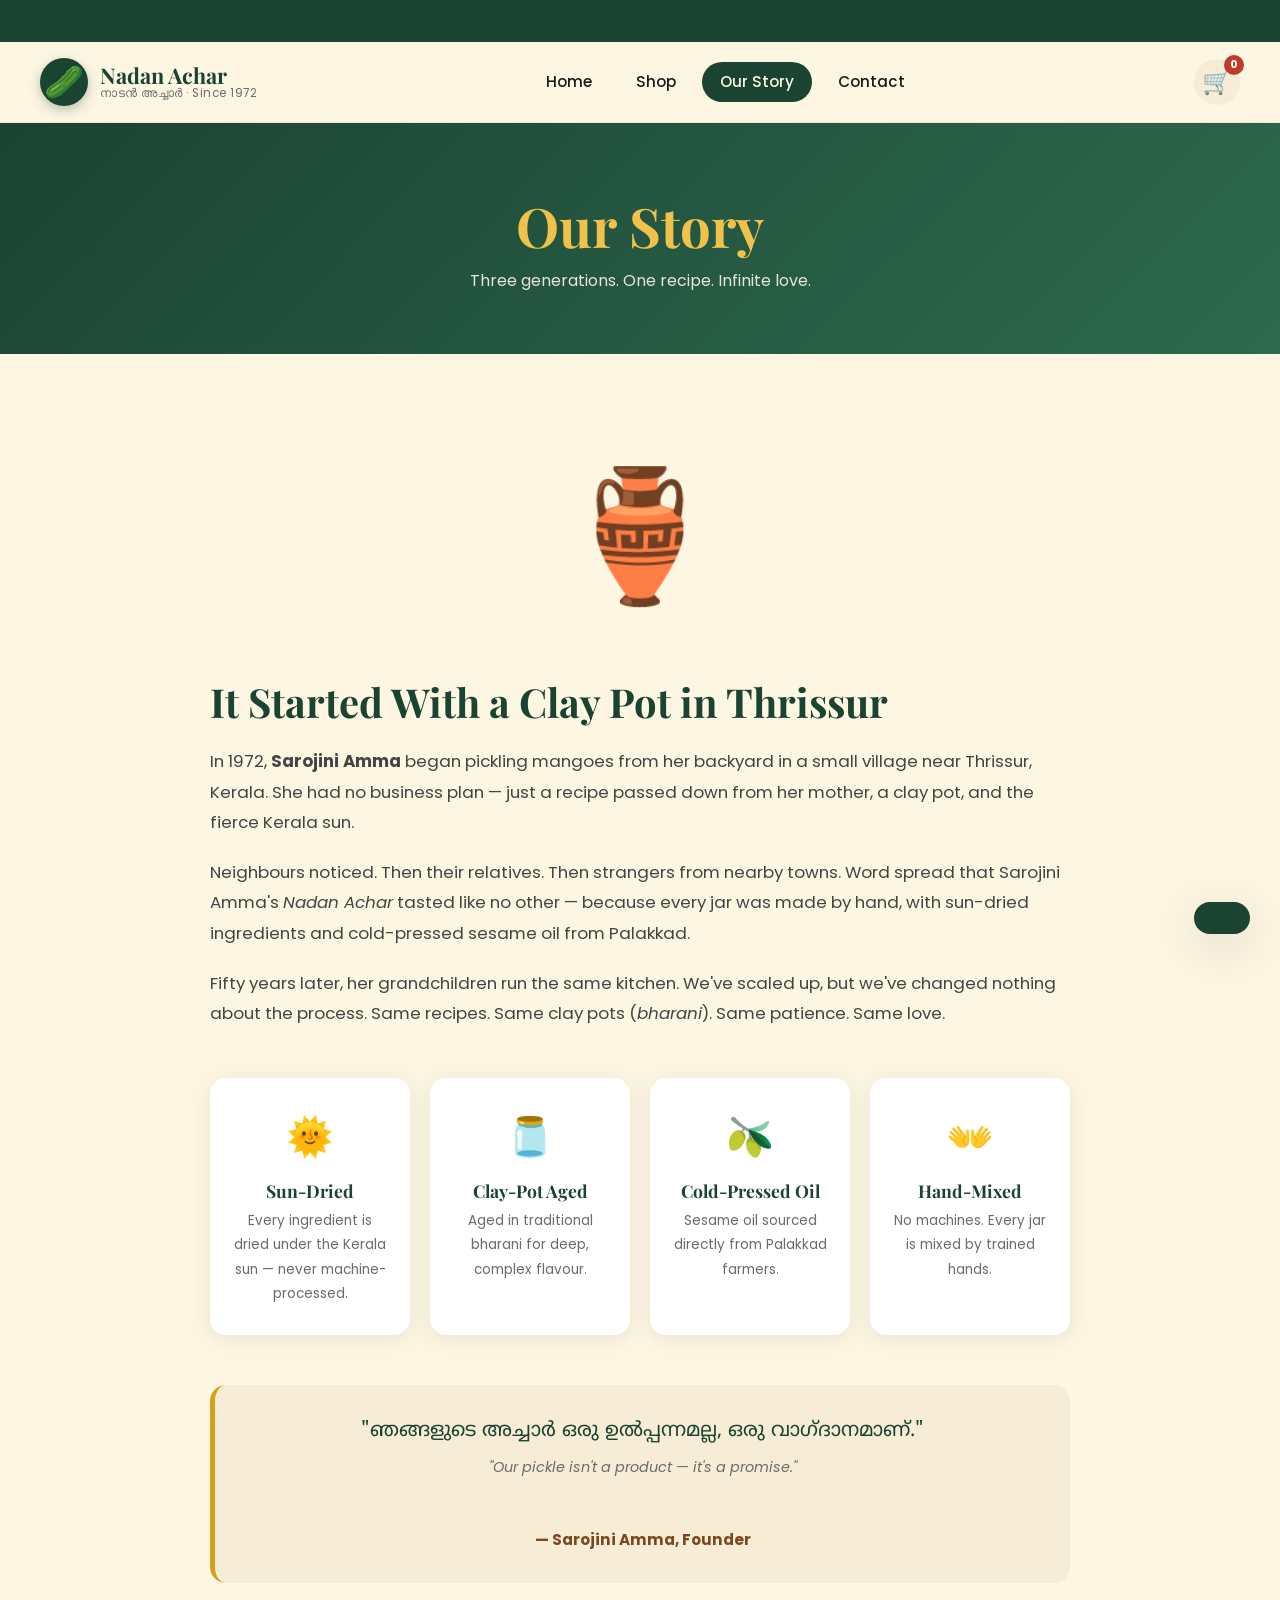
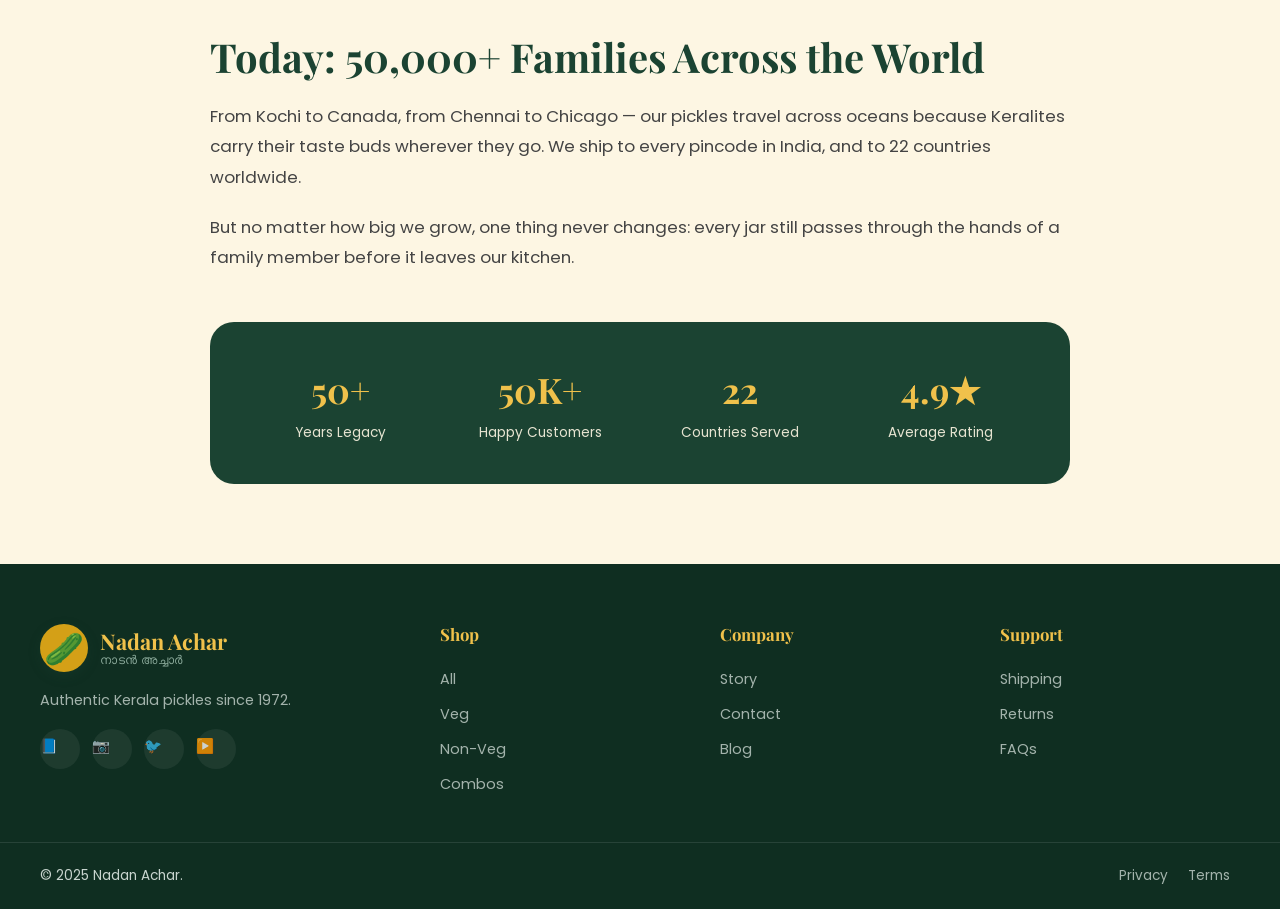
<file: about.html>
<!DOCTYPE html>
<html lang="en">
<head>
<meta charset="UTF-8">
<meta name="viewport" content="width=device-width, initial-scale=1.0">
<title>Our Story · Nadan Achar</title>
<link href="https://fonts.googleapis.com/css2?family=Playfair+Display:ital,wght@0,500;0,700;1,500&family=Poppins:wght@300;400;500;600;700&family=Noto+Sans+Malayalam:wght@400;600&display=swap" rel="stylesheet">
<link rel="stylesheet" href="style.css">
</head>
<body>

<div class="topbar"><div class="topbar-track"><span>🚚 FREE SHIPPING above ₹599</span><span>🎁 Code NADAN10 for 10% off</span></div></div>

<header class="header" id="header">
  <div class="container header-inner">
    <a href="index.html" class="logo"><span class="logo-mark">🥒</span><span class="logo-text"><strong>Nadan Achar</strong><small>നാടൻ അച്ചാർ · Since 1972</small></span></a>
    <nav class="nav" id="nav">
      <a href="index.html">Home</a><a href="shop.html">Shop</a><a href="about.html" class="active">Our Story</a><a href="contact.html">Contact</a>
    </nav>
    <div class="header-actions">
      <a href="cart.html" class="cart-icon">🛒 <span class="cart-count" id="cartCount">0</span></a>
      <button class="hamburger" id="hamburger"><span></span><span></span><span></span></button>
    </div>
  </div>
</header>

<section class="page-header">
  <div class="container">
    <h1>Our Story</h1>
    <p>Three generations. One recipe. Infinite love.</p>
  </div>
</section>

<section class="section">
  <div class="container about-content">
    <div class="about-hero-img">🏺</div>
    <h2>It Started With a Clay Pot in Thrissur</h2>
    <p>In 1972, <strong>Sarojini Amma</strong> began pickling mangoes from her backyard in a small village near Thrissur, Kerala. She had no business plan — just a recipe passed down from her mother, a clay pot, and the fierce Kerala sun.</p>
    <p>Neighbours noticed. Then their relatives. Then strangers from nearby towns. Word spread that Sarojini Amma's <em>Nadan Achar</em> tasted like no other — because every jar was made by hand, with sun-dried ingredients and cold-pressed sesame oil from Palakkad.</p>
    <p>Fifty years later, her grandchildren run the same kitchen. We've scaled up, but we've changed nothing about the process. Same recipes. Same clay pots (<em>bharani</em>). Same patience. Same love.</p>

    <div class="about-values">
      <div class="value-card">
        <span>🌞</span>
        <h3>Sun-Dried</h3>
        <p>Every ingredient is dried under the Kerala sun — never machine-processed.</p>
      </div>
      <div class="value-card">
        <span>🫙</span>
        <h3>Clay-Pot Aged</h3>
        <p>Aged in traditional bharani for deep, complex flavour.</p>
      </div>
      <div class="value-card">
        <span>🫒</span>
        <h3>Cold-Pressed Oil</h3>
        <p>Sesame oil sourced directly from Palakkad farmers.</p>
      </div>
      <div class="value-card">
        <span>👐</span>
        <h3>Hand-Mixed</h3>
        <p>No machines. Every jar is mixed by trained hands.</p>
      </div>
    </div>

    <blockquote class="about-quote">"ഞങ്ങളുടെ അച്ചാർ ഒരു ഉൽപ്പന്നമല്ല, ഒരു വാഗ്ദാനമാണ്."<br><small>"Our pickle isn't a product — it's a promise."</small><br><strong>— Sarojini Amma, Founder</strong></blockquote>

    <h2>Today: 50,000+ Families Across the World</h2>
    <p>From Kochi to Canada, from Chennai to Chicago — our pickles travel across oceans because Keralites carry their taste buds wherever they go. We ship to every pincode in India, and to 22 countries worldwide.</p>
    <p>But no matter how big we grow, one thing never changes: every jar still passes through the hands of a family member before it leaves our kitchen.</p>

    <div class="about-stats">
      <div><strong>50+</strong><span>Years Legacy</span></div>
      <div><strong>50K+</strong><span>Happy Customers</span></div>
      <div><strong>22</strong><span>Countries Served</span></div>
      <div><strong>4.9★</strong><span>Average Rating</span></div>
    </div>
  </div>
</section>

<footer class="footer">
  <div class="container footer-grid">
    <div><div class="logo"><span class="logo-mark">🥒</span><span class="logo-text"><strong>Nadan Achar</strong><small>നാടൻ അച്ചാർ</small></span></div><p class="footer-about">Authentic Kerala pickles since 1972.</p><div class="socials"><a href="#">📘</a><a href="#">📷</a><a href="#">🐦</a><a href="#">▶️</a></div></div>
    <div><h4>Shop</h4><a href="shop.html">All</a><a href="shop.html?cat=veg">Veg</a><a href="shop.html?cat=nonveg">Non-Veg</a><a href="shop.html?cat=combo">Combos</a></div>
    <div><h4>Company</h4><a href="about.html">Story</a><a href="contact.html">Contact</a><a href="#">Blog</a></div>
    <div><h4>Support</h4><a href="#">Shipping</a><a href="#">Returns</a><a href="#">FAQs</a></div>
  </div>
  <div class="footer-bottom"><div class="container"><p>© 2025 Nadan Achar.</p><div><a href="#">Privacy</a><a href="#">Terms</a></div></div></div>
</footer>

<div class="toast" id="toast"></div>
<script src="script.js"></script>
</body>
</html>
</file>
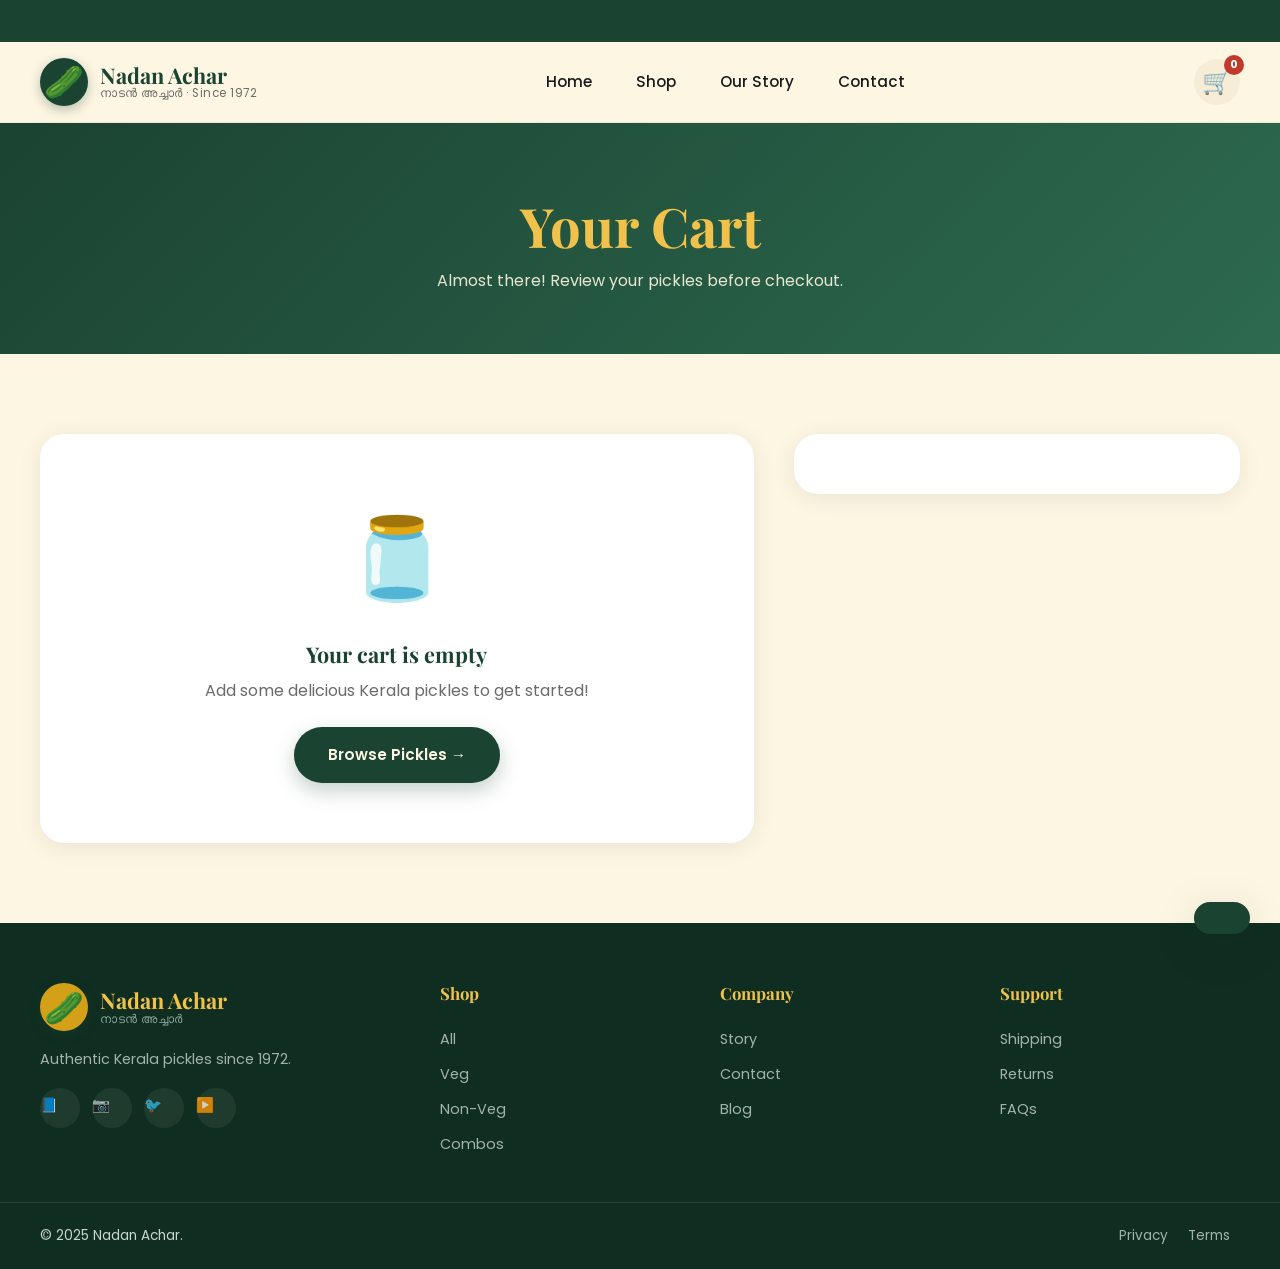
<file: cart.html>
<!DOCTYPE html>
<html lang="en">
<head>
<meta charset="UTF-8">
<meta name="viewport" content="width=device-width, initial-scale=1.0">
<title>Your Cart · Nadan Achar</title>
<link href="https://fonts.googleapis.com/css2?family=Playfair+Display:ital,wght@0,500;0,700;1,500&family=Poppins:wght@300;400;500;600;700&family=Noto+Sans+Malayalam:wght@400;600&display=swap" rel="stylesheet">
<link rel="stylesheet" href="style.css">
</head>
<body>

<div class="topbar"><div class="topbar-track"><span>🚚 FREE SHIPPING above ₹599</span><span>🎁 Code NADAN10 for 10% off</span></div></div>

<header class="header" id="header">
  <div class="container header-inner">
    <a href="index.html" class="logo"><span class="logo-mark">🥒</span><span class="logo-text"><strong>Nadan Achar</strong><small>നാടൻ അച്ചാർ · Since 1972</small></span></a>
    <nav class="nav" id="nav">
      <a href="index.html">Home</a><a href="shop.html">Shop</a><a href="about.html">Our Story</a><a href="contact.html">Contact</a>
    </nav>
    <div class="header-actions">
      <a href="cart.html" class="cart-icon">🛒 <span class="cart-count" id="cartCount">0</span></a>
      <button class="hamburger" id="hamburger"><span></span><span></span><span></span></button>
    </div>
  </div>
</header>

<section class="page-header">
  <div class="container">
    <h1>Your Cart</h1>
    <p>Almost there! Review your pickles before checkout.</p>
  </div>
</section>

<section class="section">
  <div class="container cart-layout">
    <div class="cart-items" id="cartItems"></div>
    <aside class="cart-summary" id="cartSummary"></aside>
  </div>
</section>

<footer class="footer">
  <div class="container footer-grid">
    <div><div class="logo"><span class="logo-mark">🥒</span><span class="logo-text"><strong>Nadan Achar</strong><small>നാടൻ അച്ചാർ</small></span></div><p class="footer-about">Authentic Kerala pickles since 1972.</p><div class="socials"><a href="#">📘</a><a href="#">📷</a><a href="#">🐦</a><a href="#">▶️</a></div></div>
    <div><h4>Shop</h4><a href="shop.html">All</a><a href="shop.html?cat=veg">Veg</a><a href="shop.html?cat=nonveg">Non-Veg</a><a href="shop.html?cat=combo">Combos</a></div>
    <div><h4>Company</h4><a href="about.html">Story</a><a href="contact.html">Contact</a><a href="#">Blog</a></div>
    <div><h4>Support</h4><a href="#">Shipping</a><a href="#">Returns</a><a href="#">FAQs</a></div>
  </div>
  <div class="footer-bottom"><div class="container"><p>© 2025 Nadan Achar.</p><div><a href="#">Privacy</a><a href="#">Terms</a></div></div></div>
</footer>

<div class="toast" id="toast"></div>
<script src="script.js"></script>
</body>
</html>
</file>
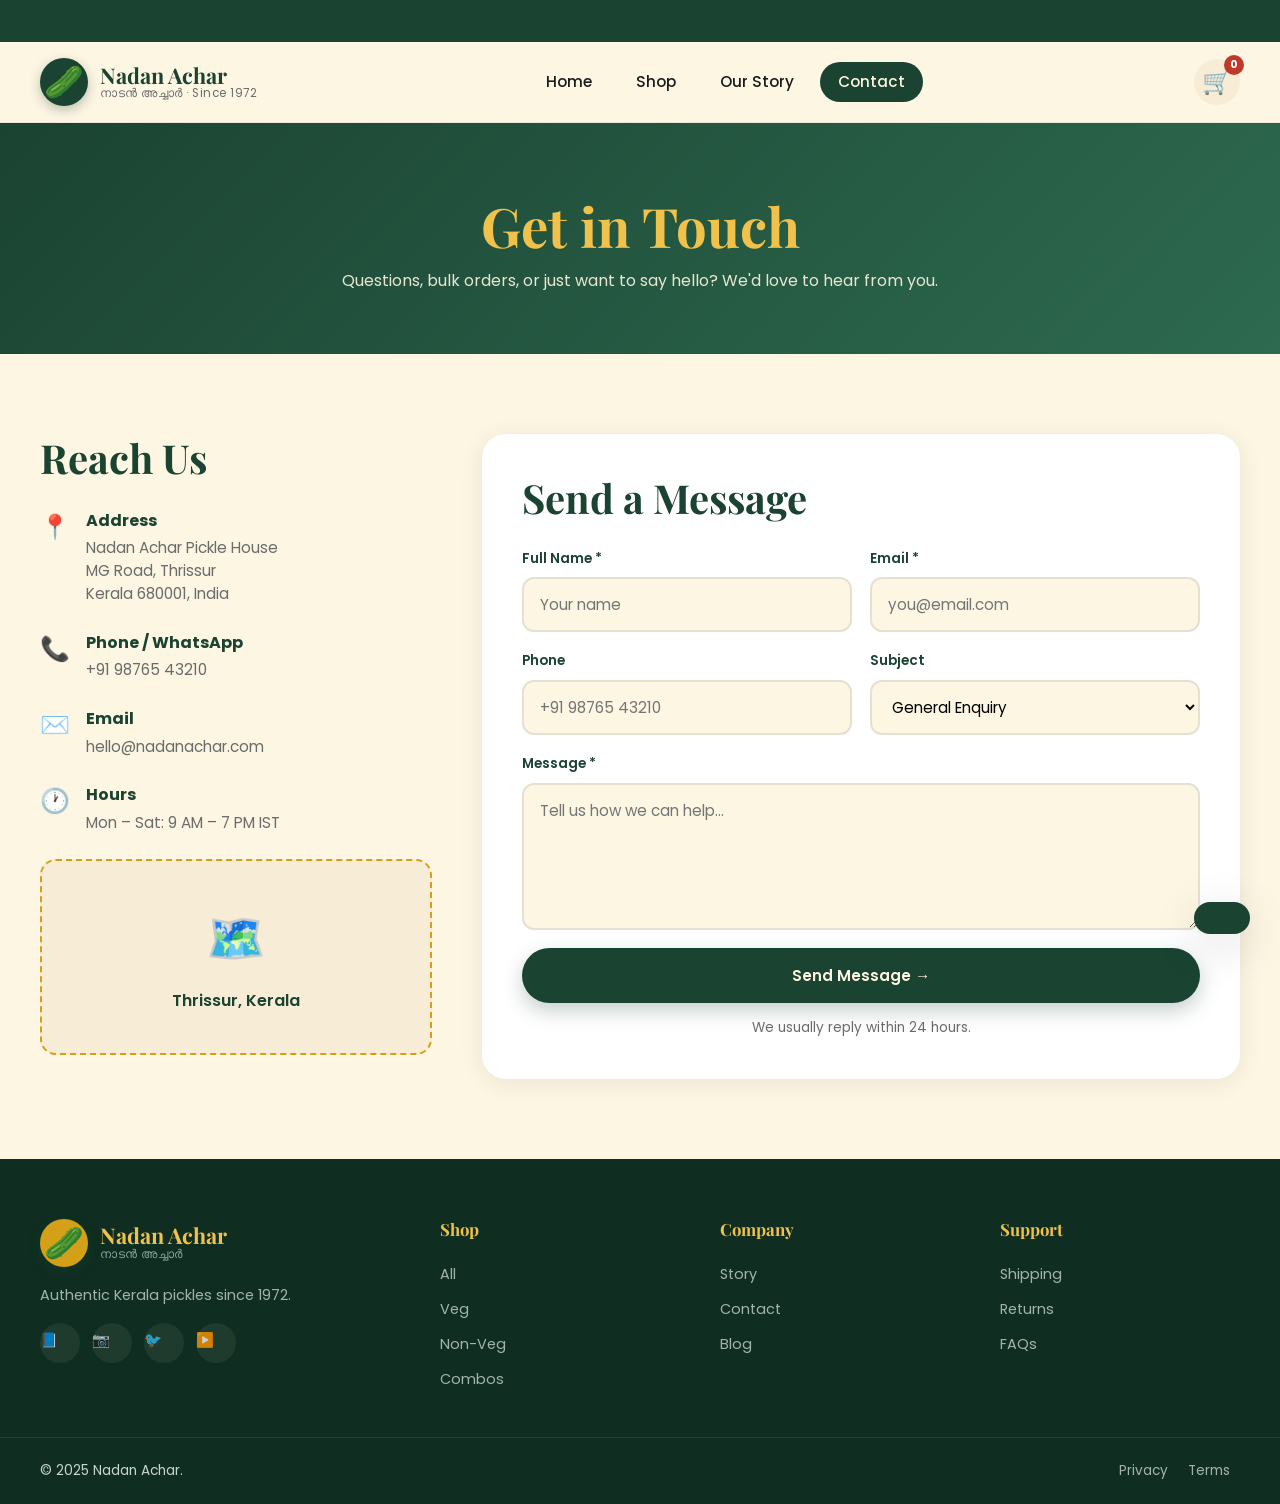
<file: contact.html>
<!DOCTYPE html>
<html lang="en">
<head>
<meta charset="UTF-8">
<meta name="viewport" content="width=device-width, initial-scale=1.0">
<title>Contact Us · Nadan Achar</title>
<link href="https://fonts.googleapis.com/css2?family=Playfair+Display:ital,wght@0,500;0,700;1,500&family=Poppins:wght@300;400;500;600;700&family=Noto+Sans+Malayalam:wght@400;600&display=swap" rel="stylesheet">
<link rel="stylesheet" href="style.css">
</head>
<body>

<div class="topbar"><div class="topbar-track"><span>🚚 FREE SHIPPING above ₹599</span><span>🎁 Code NADAN10 for 10% off</span></div></div>

<header class="header" id="header">
  <div class="container header-inner">
    <a href="index.html" class="logo"><span class="logo-mark">🥒</span><span class="logo-text"><strong>Nadan Achar</strong><small>നാടൻ അച്ചാർ · Since 1972</small></span></a>
    <nav class="nav" id="nav">
      <a href="index.html">Home</a><a href="shop.html">Shop</a><a href="about.html">Our Story</a><a href="contact.html" class="active">Contact</a>
    </nav>
    <div class="header-actions">
      <a href="cart.html" class="cart-icon">🛒 <span class="cart-count" id="cartCount">0</span></a>
      <button class="hamburger" id="hamburger"><span></span><span></span><span></span></button>
    </div>
  </div>
</header>

<section class="page-header">
  <div class="container">
    <h1>Get in Touch</h1>
    <p>Questions, bulk orders, or just want to say hello? We'd love to hear from you.</p>
  </div>
</section>

<section class="section">
  <div class="container contact-layout">
    <div class="contact-info">
      <h2>Reach Us</h2>
      <div class="info-item">
        <span>📍</span>
        <div><strong>Address</strong><p>Nadan Achar Pickle House<br>MG Road, Thrissur<br>Kerala 680001, India</p></div>
      </div>
      <div class="info-item">
        <span>📞</span>
        <div><strong>Phone / WhatsApp</strong><p>+91 98765 43210</p></div>
      </div>
      <div class="info-item">
        <span>✉️</span>
        <div><strong>Email</strong><p>hello@nadanachar.com</p></div>
      </div>
      <div class="info-item">
        <span>🕐</span>
        <div><strong>Hours</strong><p>Mon – Sat: 9 AM – 7 PM IST</p></div>
      </div>
      <div class="map-placeholder">🗺️ <span>Thrissur, Kerala</span></div>
    </div>

    <form class="contact-form" onsubmit="handleContact(event)">
      <h2>Send a Message</h2>
      <div class="form-row">
        <div class="form-group">
          <label>Full Name *</label>
          <input type="text" required placeholder="Your name">
        </div>
        <div class="form-group">
          <label>Email *</label>
          <input type="email" required placeholder="you@email.com">
        </div>
      </div>
      <div class="form-row">
        <div class="form-group">
          <label>Phone</label>
          <input type="tel" placeholder="+91 98765 43210">
        </div>
        <div class="form-group">
          <label>Subject</label>
          <select>
            <option>General Enquiry</option>
            <option>Bulk / Wholesale Order</option>
            <option>Order Support</option>
            <option>Feedback</option>
          </select>
        </div>
      </div>
      <div class="form-group">
        <label>Message *</label>
        <textarea rows="5" required placeholder="Tell us how we can help..."></textarea>
      </div>
      <button type="submit" class="btn btn-primary btn-full">Send Message →</button>
      <p class="form-note">We usually reply within 24 hours.</p>
    </form>
  </div>
</section>

<footer class="footer">
  <div class="container footer-grid">
    <div><div class="logo"><span class="logo-mark">🥒</span><span class="logo-text"><strong>Nadan Achar</strong><small>നാടൻ അച്ചാർ</small></span></div><p class="footer-about">Authentic Kerala pickles since 1972.</p><div class="socials"><a href="#">📘</a><a href="#">📷</a><a href="#">🐦</a><a href="#">▶️</a></div></div>
    <div><h4>Shop</h4><a href="shop.html">All</a><a href="shop.html?cat=veg">Veg</a><a href="shop.html?cat=nonveg">Non-Veg</a><a href="shop.html?cat=combo">Combos</a></div>
    <div><h4>Company</h4><a href="about.html">Story</a><a href="contact.html">Contact</a><a href="#">Blog</a></div>
    <div><h4>Support</h4><a href="#">Shipping</a><a href="#">Returns</a><a href="#">FAQs</a></div>
  </div>
  <div class="footer-bottom"><div class="container"><p>© 2025 Nadan Achar.</p><div><a href="#">Privacy</a><a href="#">Terms</a></div></div></div>
</footer>

<div class="toast" id="toast"></div>
<script src="script.js"></script>
</body>
</html>
</file>
<file: style.css>
/* ===== RESET & BASE ===== */
*, *::before, *::after { margin: 0; padding: 0; box-sizing: border-box; }

:root {
  --green: #1b4332;
  --green-2: #2d6a4f;
  --green-3: #40916c;
  --gold: #d4a017;
  --gold-light: #f0c14b;
  --cream: #fdf6e3;
  --cream-2: #f7edd6;
  --brown: #7a4a1e;
  --red: #c0392b;
  --dark: #1a1a1a;
  --gray: #6b6b6b;
  --white: #ffffff;
  --shadow: 0 4px 24px rgba(0,0,0,0.08);
  --shadow-lg: 0 12px 48px rgba(0,0,0,0.14);
  --radius: 16px;
  --radius-lg: 24px;
}

html { scroll-behavior: smooth; }

body {
  font-family: 'Poppins', sans-serif;
  color: var(--dark);
  background: var(--cream);
  line-height: 1.6;
  overflow-x: hidden;
}

h1, h2, h3, h4 { font-family: 'Playfair Display', serif; font-weight: 700; line-height: 1.2; }
h1 { font-size: clamp(2rem, 5vw, 3.4rem); }
h2 { font-size: clamp(1.7rem, 3.5vw, 2.5rem); }
h3 { font-size: 1.35rem; }
a { color: inherit; text-decoration: none; transition: 0.2s; }
img { max-width: 100%; display: block; }
input, select, textarea, button { font-family: inherit; font-size: 1rem; }

.container { max-width: 1240px; margin: 0 auto; padding: 0 20px; }
.center { text-align: center; margin-top: 40px; }

/* ===== TOPBAR ===== */
.topbar {
  background: var(--green);
  color: var(--cream);
  font-size: 0.85rem;
  padding: 10px 0;
  overflow: hidden;
  white-space: nowrap;
}
.topbar-track {
  display: inline-flex;
  gap: 60px;
  animation: scroll 30s linear infinite;
  padding-left: 100%;
}
.topbar-track strong { color: var(--gold-light); }
@keyframes scroll {
  from { transform: translateX(0); }
  to { transform: translateX(-100%); }
}

/* ===== HEADER ===== */
.header {
  background: rgba(253, 246, 227, 0.96);
  backdrop-filter: blur(12px);
  position: sticky;
  top: 0;
  z-index: 100;
  border-bottom: 1px solid rgba(0,0,0,0.06);
  transition: 0.3s;
}
.header.scrolled { box-shadow: var(--shadow); }
.header-inner {
  display: flex;
  align-items: center;
  justify-content: space-between;
  padding: 16px 20px;
  gap: 20px;
}
.logo { display: flex; align-items: center; gap: 12px; }
.logo-mark {
  font-size: 2rem;
  background: var(--green);
  width: 48px; height: 48px;
  border-radius: 50%;
  display: flex; align-items: center; justify-content: center;
  box-shadow: 0 4px 12px rgba(27,67,50,0.3);
}
.logo-text { display: flex; flex-direction: column; line-height: 1.1; }
.logo-text strong { font-family: 'Playfair Display', serif; font-size: 1.35rem; color: var(--green); }
.logo-text small { font-size: 0.72rem; color: var(--gray); letter-spacing: 0.5px; }

.nav { display: flex; gap: 8px; }
.nav a {
  padding: 8px 18px;
  border-radius: 30px;
  font-weight: 500;
  font-size: 0.95rem;
  color: var(--dark);
}
.nav a:hover { background: var(--cream-2); color: var(--green-2); }
.nav a.active { background: var(--green); color: var(--cream); }

.header-actions { display: flex; align-items: center; gap: 12px; }
.cart-icon {
  position: relative;
  font-size: 1.5rem;
  background: var(--cream-2);
  width: 46px; height: 46px;
  border-radius: 50%;
  display: flex; align-items: center; justify-content: center;
  transition: 0.2s;
}
.cart-icon:hover { background: var(--gold); transform: scale(1.05); }
.cart-count {
  position: absolute;
  top: -4px; right: -4px;
  background: var(--red);
  color: white;
  font-size: 0.7rem;
  font-weight: 700;
  min-width: 20px; height: 20px;
  border-radius: 10px;
  display: flex; align-items: center; justify-content: center;
  padding: 0 5px;
}
.hamburger {
  display: none;
  flex-direction: column;
  gap: 5px;
  background: none;
  border: none;
  cursor: pointer;
  padding: 8px;
}
.hamburger span {
  width: 24px; height: 2.5px;
  background: var(--green);
  border-radius: 2px;
  transition: 0.3s;
}

/* ===== BUTTONS ===== */
.btn {
  display: inline-flex;
  align-items: center;
  justify-content: center;
  gap: 8px;
  padding: 14px 32px;
  border-radius: 50px;
  font-weight: 600;
  font-size: 0.95rem;
  cursor: pointer;
  border: 2px solid transparent;
  transition: all 0.25s;
  text-align: center;
}
.btn-primary {
  background: var(--green);
  color: var(--cream);
  box-shadow: 0 8px 20px rgba(27,67,50,0.25);
}
.btn-primary:hover { background: var(--green-2); transform: translateY(-2px); box-shadow: 0 12px 28px rgba(27,67,50,0.35); }
.btn-outline {
  background: transparent;
  color: var(--green);
  border-color: var(--green);
}
.btn-outline:hover { background: var(--green); color: var(--cream); }
.btn-full { width: 100%; }

/* ===== HERO ===== */
.hero {
  padding: 60px 0 80px;
  background: linear-gradient(180deg, var(--cream) 0%, var(--cream-2) 100%);
  position: relative;
  overflow: hidden;
}
.hero::before {
  content: "";
  position: absolute;
  top: -100px; right: -100px;
  width: 500px; height: 500px;
  background: radial-gradient(circle, rgba(212,160,23,0.15) 0%, transparent 70%);
  border-radius: 50%;
}
.hero-grid {
  display: grid;
  grid-template-columns: 1.1fr 1fr;
  gap: 60px;
  align-items: center;
  position: relative;
}
.badge {
  display: inline-block;
  background: var(--gold);
  color: var(--green);
  padding: 6px 18px;
  border-radius: 30px;
  font-size: 0.8rem;
  font-weight: 600;
  margin-bottom: 20px;
  letter-spacing: 0.5px;
}
.hero h1 { color: var(--green); margin-bottom: 20px; }
.hero-sub { font-size: 1.1rem; color: var(--gray); margin-bottom: 32px; max-width: 520px; }
.hero-buttons { display: flex; gap: 14px; flex-wrap: wrap; margin-bottom: 40px; }
.hero-trust {
  display: flex;
  gap: 40px;
  border-top: 1px solid rgba(0,0,0,0.08);
  padding-top: 24px;
}
.hero-trust div { display: flex; flex-direction: column; }
.hero-trust strong { font-family: 'Playfair Display', serif; font-size: 1.6rem; color: var(--green); }
.hero-trust span { font-size: 0.85rem; color: var(--gray); }

/* JAR DISPLAY */
.hero-visual { display: flex; justify-content: center; position: relative; }
.jar-display { position: relative; }
.jar-glow {
  position: absolute;
  inset: -20%;
  background: radial-gradient(circle, rgba(212,160,23,0.35) 0%, transparent 65%);
  border-radius: 50%;
  animation: pulse 4s ease-in-out infinite;
}
@keyframes pulse { 0%,100% { transform: scale(1); } 50% { transform: scale(1.1); } }
.jar {
  position: relative;
  width: 260px; height: 340px;
  display: flex; flex-direction: column;
  align-items: center;
  z-index: 2;
}
.jar-lid {
  width: 130px; height: 34px;
  background: linear-gradient(180deg, var(--gold-light), var(--gold));
  border-radius: 14px 14px 4px 4px;
  box-shadow: inset 0 -6px 0 rgba(0,0,0,0.15), 0 4px 12px rgba(0,0,0,0.2);
}
.jar-glass {
  width: 220px; height: 280px;
  background: linear-gradient(180deg, rgba(255,255,255,0.7), rgba(247,237,214,0.9));
  border: 3px solid var(--green);
  border-radius: 20px 20px 30px 30px;
  display: flex; flex-direction: column;
  align-items: center; justify-content: center;
  box-shadow: inset 8px 0 20px rgba(255,255,255,0.6), inset -8px 0 20px rgba(0,0,0,0.06), 0 20px 40px rgba(0,0,0,0.15);
  position: relative;
  overflow: hidden;
}
.jar-glass::before {
  content: "";
  position: absolute;
  top: 0; left: 15%;
  width: 12px; height: 100%;
  background: linear-gradient(180deg, rgba(255,255,255,0.8), transparent);
  border-radius: 10px;
}
.pickle-mango { font-size: 5rem; filter: drop-shadow(2px 4px 6px rgba(0,0,0,0.2)); }
.jar-label-inner {
  font-family: 'Playfair Display', serif;
  text-align: center;
  font-size: 1.2rem;
  color: var(--green);
  background: var(--cream);
  padding: 6px 22px;
  border-radius: 8px;
  border: 2px solid var(--gold);
  margin-top: 10px;
  line-height: 1.1;
}
.jar-label-inner span { font-size: 0.7rem; color: var(--brown); letter-spacing: 1px; }
.floating-leaf {
  position: absolute;
  font-size: 2rem;
  animation: float 5s ease-in-out infinite;
}
.leaf-1 { top: 10%; left: -20px; animation-delay: 0s; }
.leaf-2 { top: 50%; right: -30px; animation-delay: 1.5s; }
.leaf-3 { bottom: 10%; left: -30px; animation-delay: 3s; }
@keyframes float { 0%,100% { transform: translateY(0) rotate(-5deg); } 50% { transform: translateY(-15px) rotate(8deg); } }

/* ===== FEATURES STRIP ===== */
.features-strip {
  background: var(--green);
  color: var(--cream);
  padding: 40px 0;
}
.features-grid {
  display: grid;
  grid-template-columns: repeat(4, 1fr);
  gap: 30px;
}
.feature { text-align: center; }
.feature-icon { font-size: 2.2rem; margin-bottom: 8px; }
.feature h4 { color: var(--gold-light); font-size: 1.1rem; margin-bottom: 4px; }
.feature p { font-size: 0.85rem; opacity: 0.85; }

/* ===== SECTIONS ===== */
.section { padding: 80px 0; }
.section-cream { background: var(--cream-2); }
.section-head { text-align: center; max-width: 640px; margin: 0 auto 50px; }
.eyebrow {
  display: inline-block;
  color: var(--gold);
  font-weight: 600;
  font-size: 0.82rem;
  letter-spacing: 2px;
  text-transform: uppercase;
  margin-bottom: 12px;
}
.section-head h2 { color: var(--green); margin-bottom: 14px; }
.section-head p { color: var(--gray); }

/* ===== PRODUCT CARDS ===== */
.product-grid {
  display: grid;
  grid-template-columns: repeat(auto-fill, minmax(250px, 1fr));
  gap: 28px;
}
.product-card {
  background: var(--white);
  border-radius: var(--radius-lg);
  overflow: hidden;
  box-shadow: var(--shadow);
  transition: all 0.3s;
  display: flex; flex-direction: column;
  position: relative;
}
.product-card:hover { transform: translateY(-8px); box-shadow: var(--shadow-lg); }
.product-image {
  height: 220px;
  display: flex; align-items: center; justify-content: center;
  font-size: 5rem;
  background: linear-gradient(135deg, var(--cream-2), var(--cream));
  position: relative;
  overflow: hidden;
}
.product-badge {
  position: absolute;
  top: 14px; left: 14px;
  background: var(--gold);
  color: var(--green);
  font-size: 0.72rem;
  font-weight: 700;
  padding: 4px 12px;
  border-radius: 20px;
  letter-spacing: 0.5px;
  text-transform: uppercase;
}
.product-badge.spicy { background: var(--red); color: white; }
.product-badge.new { background: var(--green); color: var(--gold-light); }
.product-body { padding: 20px; flex: 1; display: flex; flex-direction: column; }
.product-body h3 { font-size: 1.15rem; color: var(--green); margin-bottom: 6px; }
.product-body .malayalam { font-family: 'Noto Sans Malayalam', sans-serif; font-size: 0.85rem; color: var(--gray); margin-bottom: 10px; }
.product-desc { font-size: 0.85rem; color: var(--gray); margin-bottom: 14px; flex: 1; }
.product-rating { color: var(--gold); font-size: 0.85rem; margin-bottom: 12px; }
.product-rating span { color: var(--gray); margin-left: 6px; }
.product-footer {
  display: flex;
  align-items: center;
  justify-content: space-between;
  gap: 12px;
  padding-top: 14px;
  border-top: 1px solid rgba(0,0,0,0.06);
}
.product-price { font-family: 'Playfair Display', serif; font-size: 1.4rem; color: var(--green); font-weight: 700; }
.product-price small { font-size: 0.85rem; color: var(--gray); font-weight: 400; }
.add-btn {
  background: var(--green);
  color: var(--cream);
  border: none;
  padding: 10px 18px;
  border-radius: 30px;
  font-weight: 600;
  font-size: 0.85rem;
  cursor: pointer;
  transition: 0.2s;
  white-space: nowrap;
}
.add-btn:hover { background: var(--gold); color: var(--green); transform: scale(1.05); }

/* ===== STORY TEASER ===== */
.story-teaser { background: var(--white); padding: 100px 0; }
.story-grid {
  display: grid;
  grid-template-columns: 1fr 1.2fr;
  gap: 60px;
  align-items: center;
}
.story-image { position: relative; display: flex; justify-content: center; }
.story-frame {
  width: 320px; height: 380px;
  background: linear-gradient(135deg, var(--green), var(--green-2));
  border-radius: 20px 100px 20px 100px;
  display: flex; align-items: center; justify-content: center;
  font-size: 8rem;
  box-shadow: var(--shadow-lg);
  position: relative;
}
.story-frame::after {
  content: "";
  position: absolute;
  inset: 12px;
  border: 2px dashed var(--gold-light);
  border-radius: inherit;
  opacity: 0.5;
}
.story-badge-floating {
  position: absolute;
  bottom: -20px; right: 20px;
  background: var(--gold);
  color: var(--green);
  padding: 16px 24px;
  border-radius: 16px;
  box-shadow: var(--shadow-lg);
  display: flex; flex-direction: column;
  text-align: center;
}
.story-badge-floating strong { font-family: 'Playfair Display', serif; font-size: 1.4rem; }
.story-badge-floating span { font-size: 0.8rem; }
.story-text h2 { color: var(--green); margin: 12px 0 20px; }
.story-text p { color: var(--gray); margin-bottom: 20px; }
.story-points { display: flex; flex-direction: column; gap: 10px; margin: 24px 0; font-weight: 500; }

/* ===== CATEGORIES ===== */
.category-grid {
  display: grid;
  grid-template-columns: repeat(4, 1fr);
  gap: 24px;
}
.category-card {
  background: var(--white);
  padding: 34px 24px;
  border-radius: var(--radius-lg);
  text-align: center;
  box-shadow: var(--shadow);
  transition: all 0.3s;
  border: 2px solid transparent;
}
.category-card:hover {
  transform: translateY(-6px);
  border-color: var(--gold);
  box-shadow: var(--shadow-lg);
}
.category-card span { font-size: 3rem; display: block; margin-bottom: 12px; }
.category-card h4 { color: var(--green); margin-bottom: 6px; font-size: 1.15rem; }
.category-card p { font-size: 0.85rem; color: var(--gray); }

/* ===== TESTIMONIALS ===== */
.testimonial-grid {
  display: grid;
  grid-template-columns: repeat(3, 1fr);
  gap: 28px;
}
.testimonial-card {
  background: var(--white);
  padding: 32px;
  border-radius: var(--radius-lg);
  box-shadow: var(--shadow);
  position: relative;
  transition: 0.3s;
}
.testimonial-card::before {
  content: "❝";
  font-family: 'Playfair Display', serif;
  font-size: 5rem;
  color: var(--gold-light);
  position: absolute;
  top: 10px; left: 20px;
  opacity: 0.4;
  line-height: 1;
}
.testimonial-card:hover { transform: translateY(-6px); box-shadow: var(--shadow-lg); }
.stars { color: var(--gold); font-size: 1.1rem; margin-bottom: 14px; }
.testimonial-card p { font-style: italic; color: #444; margin-bottom: 20px; position: relative; z-index: 2; }
.testimonial-author { display: flex; align-items: center; gap: 12px; }
.avatar {
  width: 44px; height: 44px;
  background: var(--green);
  color: var(--cream);
  border-radius: 50%;
  display: flex; align-items: center; justify-content: center;
  font-weight: 700;
  font-size: 1.1rem;
}
.testimonial-author strong { display: block; color: var(--green); }
.testimonial-author small { color: var(--gray); font-size: 0.8rem; }

/* ===== NEWSLETTER ===== */
.newsletter {
  background: linear-gradient(135deg, var(--green), var(--green-2));
  color: var(--cream);
  padding: 60px 0;
}
.newsletter-inner {
  display: flex;
  align-items: center;
  justify-content: space-between;
  gap: 40px;
  flex-wrap: wrap;
}
.newsletter h3 { color: var(--gold-light); font-size: 1.8rem; margin-bottom: 8px; }
.newsletter p { opacity: 0.9; }
.newsletter-form { display: flex; gap: 10px; flex-wrap: wrap; }
.newsletter-form input {
  padding: 14px 22px;
  border-radius: 50px;
  border: none;
  outline: none;
  min-width: 280px;
  font-size: 0.95rem;
}
.newsletter .btn-primary { background: var(--gold); color: var(--green); }
.newsletter .btn-primary:hover { background: var(--gold-light); }

/* ===== FOOTER ===== */
.footer { background: #0f2e21; color: #c9d5cf; padding: 60px 0 0; }
.footer-grid {
  display: grid;
  grid-template-columns: 1.5fr 1fr 1fr 1fr;
  gap: 40px;
  padding-bottom: 40px;
}
.footer .logo-text strong { color: var(--gold-light); }
.footer .logo-text small { color: #8aa99a; }
.footer .logo-mark { background: var(--gold); color: var(--green); }
.footer-about { margin: 16px 0; font-size: 0.9rem; opacity: 0.8; line-height: 1.7; }
.socials { display: flex; gap: 12px; }
.socials a {
  width: 40px; height: 40px;
  background: rgba(255,255,255,0.08);
  border-radius: 50%;
  display: flex; align-items: center; justify-content: center;
  font-size: 1.1rem;
}
.socials a:hover { background: var(--gold); transform: translateY(-3px); }
.footer h4 { color: var(--gold-light); margin-bottom: 18px; font-size: 1.05rem; }
.footer-grid a { display: block; padding: 6px 0; font-size: 0.9rem; opacity: 0.8; }
.footer-grid a:hover { opacity: 1; color: var(--gold-light); padding-left: 4px; }
.footer-bottom {
  border-top: 1px solid rgba(255,255,255,0.1);
  padding: 22px 0;
  font-size: 0.85rem;
}
.footer-bottom .container { display: flex; justify-content: space-between; flex-wrap: wrap; gap: 12px; }
.footer-bottom a { display: inline; padding: 0 10px; opacity: 0.8; }

/* ===== PAGE HEADER ===== */
.page-header {
  background: linear-gradient(135deg, var(--green), var(--green-2));
  color: var(--cream);
  padding: 70px 0 60px;
  text-align: center;
}
.page-header h1 { color: var(--gold-light); margin-bottom: 10px; }
.page-header p { opacity: 0.9; max-width: 600px; margin: 0 auto; }

/* ===== SHOP LAYOUT ===== */
.shop-layout {
  display: grid;
  grid-template-columns: 240px 1fr;
  gap: 40px;
}
.filters {
  background: var(--white);
  padding: 24px;
  border-radius: var(--radius);
  box-shadow: var(--shadow);
  height: fit-content;
  position: sticky;
  top: 100px;
}
.filters h3 { color: var(--green); margin-bottom: 18px; font-size: 1.2rem; }
.filter-group { margin-bottom: 24px; padding-bottom: 20px; border-bottom: 1px solid rgba(0,0,0,0.06); }
.filter-group:last-of-type { border: none; }
.filter-group h4 { font-family: 'Poppins', sans-serif; font-size: 0.85rem; text-transform: uppercase; letter-spacing: 1px; color: var(--brown); margin-bottom: 12px; }
.filter-group label {
  display: flex; align-items: center; gap: 10px;
  padding: 8px 0;
  font-size: 0.9rem;
  cursor: pointer;
}
.filter-group input[type="radio"] { accent-color: var(--green); cursor: pointer; }
.shop-toolbar {
  display: flex;
  justify-content: space-between;
  align-items: center;
  margin-bottom: 24px;
  gap: 16px;
  flex-wrap: wrap;
}
.shop-toolbar span { color: var(--gray); font-size: 0.9rem; }
.shop-toolbar select {
  padding: 10px 18px;
  border-radius: 30px;
  border: 2px solid var(--green);
  background: var(--white);
  cursor: pointer;
  color: var(--green);
  font-weight: 500;
}

/* ===== PRODUCT DETAIL ===== */
.breadcrumb { margin-bottom: 30px; font-size: 0.9rem; color: var(--gray); }
.breadcrumb a { color: var(--green); }
.breadcrumb a:hover { text-decoration: underline; }
.product-detail {
  display: grid;
  grid-template-columns: 1fr 1fr;
  gap: 60px;
  align-items: start;
}
.detail-image {
  background: linear-gradient(135deg, var(--cream-2), var(--cream));
  border-radius: var(--radius-lg);
  display: flex; align-items: center; justify-content: center;
  font-size: 12rem;
  min-height: 480px;
  box-shadow: var(--shadow);
  position: relative;
}
.detail-info h1 { color: var(--green); margin-bottom: 10px; }
.detail-malayalam { font-family: 'Noto Sans Malayalam', sans-serif; color: var(--gray); margin-bottom: 16px; }
.detail-rating { color: var(--gold); margin-bottom: 20px; }
.detail-price { font-family: 'Playfair Display', serif; font-size: 2.2rem; color: var(--green); margin-bottom: 8px; }
.detail-price small { font-size: 1rem; color: var(--gray); text-decoration: line-through; margin-left: 10px; }
.detail-desc { color: var(--gray); margin: 20px 0; line-height: 1.8; }
.detail-meta {
  background: var(--cream-2);
  padding: 20px;
  border-radius: var(--radius);
  margin: 24px 0;
  display: grid;
  grid-template-columns: 1fr 1fr;
  gap: 14px;
  font-size: 0.9rem;
}
.detail-meta div strong { color: var(--green); display: block; }
.detail-actions { display: flex; gap: 14px; align-items: center; flex-wrap: wrap; margin-top: 24px; }
.qty-selector {
  display: flex; align-items: center;
  border: 2px solid var(--green);
  border-radius: 50px;
  overflow: hidden;
}
.qty-selector button {
  background: transparent; border: none;
  width: 44px; height: 44px;
  font-size: 1.3rem; cursor: pointer; color: var(--green);
  transition: 0.2s;
}
.qty-selector button:hover { background: var(--green); color: var(--cream); }
.qty-selector span { padding: 0 18px; font-weight: 600; color: var(--green); }

/* ===== ABOUT PAGE ===== */
.about-content { max-width: 900px; margin: 0 auto; }
.about-hero-img {
  font-size: 8rem;
  text-align: center;
  margin-bottom: 40px;
}
.about-content h2 { color: var(--green); margin: 40px 0 20px; }
.about-content p { color: #444; margin-bottom: 20px; font-size: 1.05rem; line-height: 1.8; }
.about-values {
  display: grid;
  grid-template-columns: repeat(4, 1fr);
  gap: 20px;
  margin: 50px 0;
}
.value-card {
  background: var(--white);
  padding: 28px 20px;
  border-radius: var(--radius);
  box-shadow: var(--shadow);
  text-align: center;
  transition: 0.3s;
}
.value-card:hover { transform: translateY(-6px); }
.value-card span { font-size: 2.4rem; display: block; margin-bottom: 12px; }
.value-card h3 { color: var(--green); font-size: 1.1rem; margin-bottom: 8px; }
.value-card p { font-size: 0.85rem; color: var(--gray); margin: 0; }
.about-quote {
  background: var(--cream-2);
  border-left: 5px solid var(--gold);
  padding: 30px 40px;
  border-radius: var(--radius);
  font-family: 'Noto Sans Malayalam', 'Playfair Display', serif;
  font-size: 1.25rem;
  color: var(--green);
  margin: 50px 0;
  text-align: center;
  line-height: 1.7;
}
.about-quote small { font-family: 'Poppins', sans-serif; display: block; margin-top: 6px; color: var(--gray); font-size: 0.9rem; font-style: italic; }
.about-quote strong { display: block; margin-top: 14px; color: var(--brown); font-family: 'Poppins', sans-serif; font-size: 0.95rem; }
.about-stats {
  display: grid;
  grid-template-columns: repeat(4, 1fr);
  gap: 20px;
  background: var(--green);
  color: var(--cream);
  padding: 40px;
  border-radius: var(--radius-lg);
  margin-top: 50px;
  text-align: center;
}
.about-stats strong { font-family: 'Playfair Display', serif; font-size: 2.2rem; color: var(--gold-light); display: block; }
.about-stats span { font-size: 0.85rem; opacity: 0.9; }

/* ===== CONTACT ===== */
.contact-layout {
  display: grid;
  grid-template-columns: 1fr 1.3fr;
  gap: 50px;
}
.contact-info h2 { color: var(--green); margin-bottom: 26px; }
.info-item {
  display: flex; gap: 16px;
  margin-bottom: 24px;
  align-items: flex-start;
}
.info-item span { font-size: 1.5rem; }
.info-item strong { color: var(--green); display: block; margin-bottom: 4px; }
.info-item p { color: var(--gray); font-size: 0.95rem; line-height: 1.5; }
.map-placeholder {
  background: var(--cream-2);
  padding: 40px;
  border-radius: var(--radius);
  text-align: center;
  font-size: 3rem;
  border: 2px dashed var(--gold);
  display: flex; flex-direction: column; align-items: center; gap: 10px;
}
.map-placeholder span { font-size: 1rem; color: var(--green); font-weight: 600; }
.contact-form {
  background: var(--white);
  padding: 40px;
  border-radius: var(--radius-lg);
  box-shadow: var(--shadow);
}
.contact-form h2 { color: var(--green); margin-bottom: 26px; }
.form-row { display: grid; grid-template-columns: 1fr 1fr; gap: 18px; }
.form-group { margin-bottom: 18px; display: flex; flex-direction: column; }
.form-group label { font-size: 0.85rem; font-weight: 600; color: var(--green); margin-bottom: 8px; }
.form-group input, .form-group textarea, .form-group select {
  padding: 14px 16px;
  border: 2px solid #e6e0d2;
  border-radius: 12px;
  outline: none;
  font-size: 0.95rem;
  background: var(--cream);
  transition: 0.2s;
  font-family: inherit;
}
.form-group input:focus, .form-group textarea:focus, .form-group select:focus {
  border-color: var(--green);
  background: var(--white);
}
.form-note { text-align: center; font-size: 0.85rem; color: var(--gray); margin-top: 14px; }

/* ===== CART ===== */
.cart-layout {
  display: grid;
  grid-template-columns: 1.6fr 1fr;
  gap: 40px;
  align-items: start;
}
.cart-items { display: flex; flex-direction: column; gap: 16px; }
.cart-item {
  background: var(--white);
  padding: 20px;
  border-radius: var(--radius);
  display: flex;
  gap: 20px;
  align-items: center;
  box-shadow: var(--shadow);
  position: relative;
}
.cart-item-img {
  width: 90px; height: 90px;
  background: var(--cream-2);
  border-radius: 12px;
  display: flex; align-items: center; justify-content: center;
  font-size: 2.5rem;
  flex-shrink: 0;
}
.cart-item-info { flex: 1; }
.cart-item-info h4 { color: var(--green); font-size: 1.05rem; margin-bottom: 4px; }
.cart-item-info .malayalam { font-family: 'Noto Sans Malayalam', sans-serif; font-size: 0.8rem; color: var(--gray); margin-bottom: 8px; }
.cart-item-price { color: var(--green); font-weight: 700; font-size: 1.05rem; }
.cart-item-controls { display: flex; align-items: center; gap: 14px; }
.remove-btn {
  background: none; border: none; cursor: pointer;
  color: var(--red); font-size: 1.1rem;
  padding: 8px;
}
.remove-btn:hover { transform: scale(1.15); }
.cart-summary {
  background: var(--white);
  padding: 30px;
  border-radius: var(--radius-lg);
  box-shadow: var(--shadow);
  position: sticky;
  top: 100px;
}
.cart-summary h3 { color: var(--green); margin-bottom: 22px; font-size: 1.3rem; }
.summary-row {
  display: flex; justify-content: space-between;
  padding: 12px 0;
  font-size: 0.95rem;
  color: var(--gray);
  border-bottom: 1px solid rgba(0,0,0,0.06);
}
.summary-row.total {
  font-size: 1.3rem;
  color: var(--green);
  font-weight: 700;
  font-family: 'Playfair Display', serif;
  border-bottom: none;
  padding-top: 18px;
}
.summary-row .free { color: var(--green-3); font-weight: 600; }
.cart-summary .btn-primary { margin-top: 22px; }
.empty-cart {
  text-align: center;
  padding: 60px 20px;
  background: var(--white);
  border-radius: var(--radius-lg);
  box-shadow: var(--shadow);
}
.empty-cart .emoji { font-size: 5rem; margin-bottom: 20px; }
.empty-cart h3 { color: var(--green); margin-bottom: 10px; }
.empty-cart p { color: var(--gray); margin-bottom: 24px; }

/* ===== TOAST ===== */
.toast {
  position: fixed;
  bottom: 30px; right: 30px;
  background: var(--green);
  color: var(--cream);
  padding: 16px 28px;
  border-radius: 50px;
  box-shadow: var(--shadow-lg);
  font-weight: 500;
  transform: translateY(200%);
  transition: transform 0.4s cubic-bezier(0.68, -0.55, 0.27, 1.55);
  z-index: 999;
  display: flex; align-items: center; gap: 10px;
}
.toast.show { transform: translateY(0); }

/* ===== RESPONSIVE ===== */
@media (max-width: 960px) {
  .hero-grid, .story-grid, .about-values, .contact-layout, .cart-layout, .product-detail { grid-template-columns: 1fr; gap: 40px; }
  .features-grid, .category-grid, .footer-grid, .about-stats { grid-template-columns: repeat(2, 1fr); }
  .testimonial-grid { grid-template-columns: 1fr; }
  .shop-layout { grid-template-columns: 1fr; }
  .filters { position: static; }
  .hero-visual { order: -1; }
  .jar { transform: scale(0.85); }
  .story-image { margin-bottom: 30px; }
}

@media (max-width: 640px) {
  .nav {
    position: fixed;
    top: 0; right: -100%;
    width: 80%; max-width: 320px; height: 100vh;
    background: var(--cream);
    flex-direction: column;
    padding: 80px 30px;
    gap: 8px;
    box-shadow: -10px 0 30px rgba(0,0,0,0.1);
    transition: right 0.35s;
    z-index: 200;
  }
  .nav.open { right: 0; }
  .nav a { padding: 14px 20px; font-size: 1.05rem; }
  .hamburger { display: flex; z-index: 300; }
  .hamburger.open span:nth-child(1) { transform: translateY(8px) rotate(45deg); }
  .hamburger.open span:nth-child(2) { opacity: 0; }
  .hamburger.open span:nth-child(3) { transform: translateY(-8px) rotate(-45deg); }
  .hero { padding: 40px 0 60px; }
  .hero-trust { gap: 24px; }
  .hero-trust strong { font-size: 1.3rem; }
  .section { padding: 55px 0; }
  .newsletter-inner { flex-direction: column; text-align: center; }
  .newsletter-form { width: 100%; justify-content: center; }
  .newsletter-form input { min-width: 0; width: 100%; }
  .form-row { grid-template-columns: 1fr; }
  .detail-image { min-height: 300px; font-size: 7rem; }
  .cart-item { flex-wrap: wrap; }
  .cart-item-controls { width: 100%; justify-content: space-between; }
  .footer-grid, .about-values { grid-template-columns: 1fr; }
  .about-stats { grid-template-columns: repeat(2, 1fr); padding: 30px 20px; }
  .jar { width: 200px; height: 280px; }
  .jar-glass { width: 170px; height: 220px; }
  .pickle-mango { font-size: 3.5rem; }
  .story-frame { width: 260px; height: 300px; font-size: 6rem; }
  .product-detail { gap: 30px; }
  .detail-meta { grid-template-columns: 1fr; }
}


/* ===== SHIPPING PAGE ===== */
.shipping-table {
  background: var(--white);
  border-radius: var(--radius-lg);
  overflow: hidden;
  box-shadow: var(--shadow);
  margin: 30px 0 50px;
}
.shipping-table table {
  width: 100%;
  border-collapse: collapse;
}
.shipping-table th {
  background: var(--green);
  color: var(--cream);
  padding: 18px 20px;
  text-align: left;
  font-family: 'Poppins', sans-serif;
  font-weight: 600;
  font-size: 0.95rem;
  letter-spacing: 0.5px;
}
.shipping-table td {
  padding: 18px 20px;
  border-bottom: 1px solid rgba(0,0,0,0.06);
  color: #444;
  font-size: 0.95rem;
}
.shipping-table tr:last-child td { border-bottom: none; }
.shipping-table .highlight-row {
  background: linear-gradient(90deg, rgba(212,160,23,0.08), transparent);
}
.shipping-table .highlight-row td { font-weight: 600; }
.free-badge {
  background: var(--green-3);
  color: white;
  padding: 4px 12px;
  border-radius: 20px;
  font-size: 0.85rem;
  font-weight: 600;
  display: inline-block;
}

/* Zone Cards */
.zone-grid {
  display: grid;
  grid-template-columns: repeat(4, 1fr);
  gap: 20px;
  margin: 30px 0 50px;
}
.zone-card {
  background: var(--white);
  padding: 28px 20px;
  border-radius: var(--radius-lg);
  box-shadow: var(--shadow);
  text-align: center;
  transition: 0.3s;
  border: 2px solid transparent;
}
.zone-card:hover {
  transform: translateY(-6px);
  border-color: var(--gold);
  box-shadow: var(--shadow-lg);
}
.zone-icon {
  font-size: 2.4rem;
  margin-bottom: 12px;
}
.zone-card h4 {
  color: var(--green);
  margin-bottom: 8px;
  font-size: 1.1rem;
}
.zone-card p {
  color: var(--gold);
  font-size: 1.1rem;
  margin-bottom: 10px;
}
.zone-card small {
  color: var(--gray);
  font-size: 0.8rem;
  line-height: 1.5;
  display: block;
}

/* Packing Steps */
.packing-steps {
  display: flex;
  flex-direction: column;
  gap: 16px;
  margin: 30px 0 40px;
}
.pack-step {
  display: flex;
  gap: 20px;
  align-items: flex-start;
  background: var(--white);
  padding: 22px 24px;
  border-radius: var(--radius);
  box-shadow: var(--shadow);
  border-left: 4px solid var(--gold);
  transition: 0.2s;
}
.pack-step:hover {
  transform: translateX(6px);
  border-left-color: var(--green);
}
.step-num {
  background: var(--green);
  color: var(--cream);
  width: 40px;
  height: 40px;
  border-radius: 50%;
  display: flex;
  align-items: center;
  justify-content: center;
  font-weight: 700;
  font-size: 1.1rem;
  flex-shrink: 0;
  font-family: 'Playfair Display', serif;
}
.pack-step h4 {
  color: var(--green);
  margin-bottom: 6px;
  font-size: 1.05rem;
}
.pack-step p {
  color: var(--gray);
  font-size: 0.9rem;
  margin: 0;
  line-height: 1.5;
}

/* Info Box */
.info-box {
  background: linear-gradient(135deg, rgba(212,160,23,0.12), rgba(212,160,23,0.04));
  border: 2px dashed var(--gold);
  border-radius: var(--radius);
  padding: 24px 28px;
  margin: 30px 0 50px;
  display: flex;
  gap: 16px;
  align-items: flex-start;
}
.info-box span {
  font-size: 1.8rem;
  flex-shrink: 0;
}
.info-box p {
  margin: 0;
  color: #444;
  line-height: 1.7;
  font-size: 0.95rem;
}
.info-box strong {
  color: var(--green);
}

/* Check List */
.check-list {
  list-style: none;
  padding: 0;
  margin: 20px 0 30px;
  display: flex;
  flex-direction: column;
  gap: 12px;
}
.check-list li {
  background: var(--white);
  padding: 14px 20px;
  border-radius: var(--radius);
  box-shadow: var(--shadow);
  font-size: 0.95rem;
  border-left: 3px solid var(--green-3);
}
.check-list strong {
  color: var(--green);
}

/* Courier Grid */
.courier-grid {
  display: grid;
  grid-template-columns: repeat(6, 1fr);
  gap: 14px;
  margin: 24px 0 50px;
}
.courier-card {
  background: var(--white);
  padding: 20px 12px;
  border-radius: var(--radius);
  box-shadow: var(--shadow);
  text-align: center;
  font-weight: 600;
  color: var(--green);
  font-size: 0.88rem;
  transition: 0.2s;
  border: 2px solid transparent;
}
.courier-card:hover {
  border-color: var(--gold);
  transform: translateY(-4px);
}

/* Responsive */
@media (max-width: 960px) {
  .zone-grid { grid-template-columns: repeat(2, 1fr); }
  .courier-grid { grid-template-columns: repeat(3, 1fr); }
  .shipping-table { overflow-x: auto; }
  .shipping-table table { min-width: 500px; }
}
@media (max-width: 640px) {
  .zone-grid { grid-template-columns: 1fr; }
  .courier-grid { grid-template-columns: repeat(2, 1fr); }
  .pack-step { flex-direction: column; gap: 12px; text-align: center; align-items: center; }
  .info-box { flex-direction: column; text-align: center; }
}
</file>
